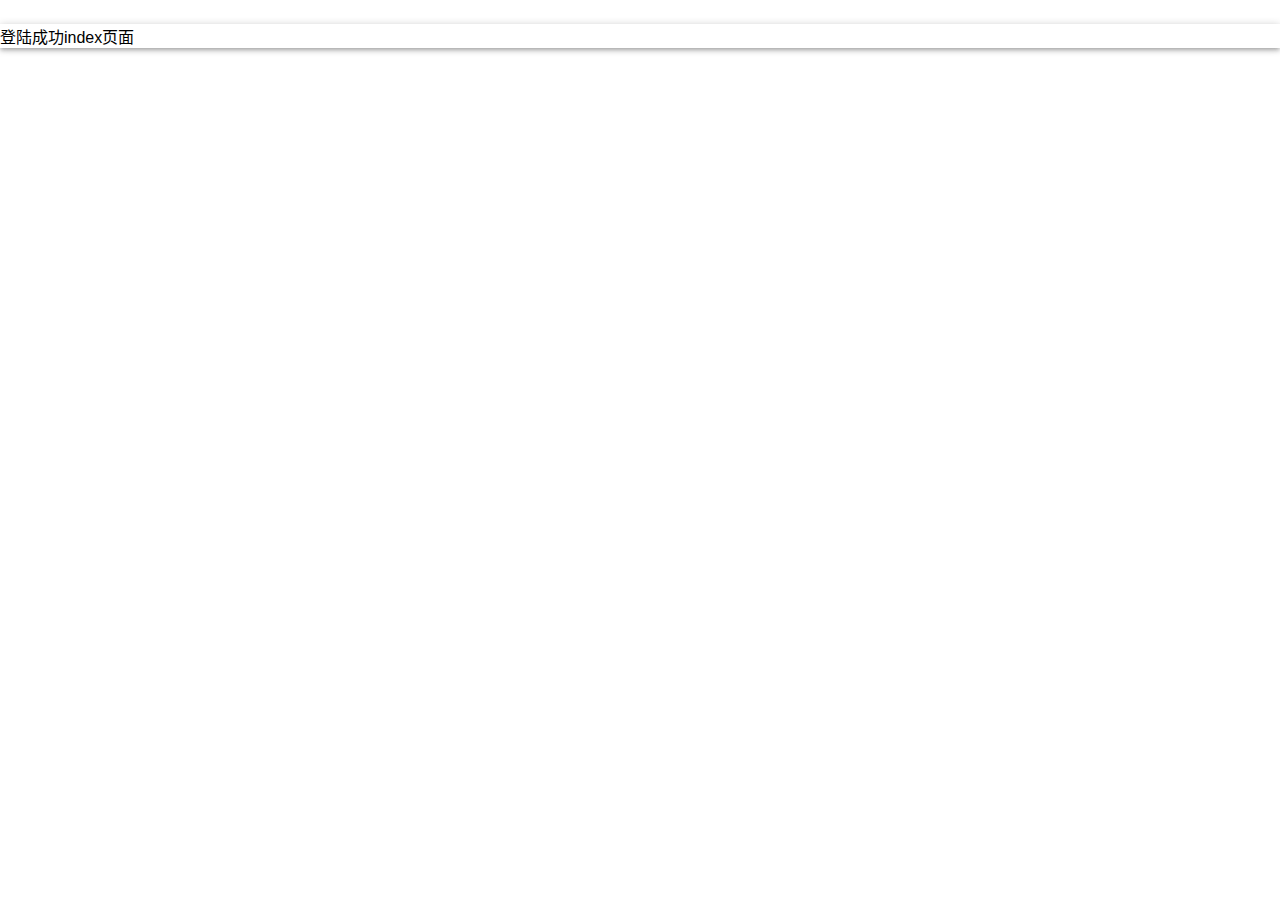
<file: src/main/webapp/static/index.html>
<!DOCTYPE html>
<html lang="zh-CN">
<head>
    <meta charset="UTF-8">
    <title>登陆</title>
    <!--<link rel="stylesheet" type="text/css" href="css/bootstrap-3.3.5/bootstrap.css">-->
    <!--<link rel="stylesheet" type="text/css" href="css/bootstrap-3.3.5/bootstrap-theme.css">-->
    <link rel="stylesheet" type="text/css" href="css/angular-material-1.1.0/angular-material.css">
    <link rel="stylesheet" type="text/css" href="css/style.css">
</head>
<body layout="column" ng-app="MyApp" class="bkgrnd" ng-cloak>
<div layout="row" style="margin-top: 24px;" class="md-whiteframe-3dp">
    登陆成功index页面
</div>


</body>

<!--
Copyright 2016 Google Inc. All Rights Reserved.
Use of this source code is governed by an MIT-style license that can be in foundin the LICENSE file at http://material.angularjs.org/license.
-->
<!--<script src="js/jquery-2.2.3/jquery-2.2.3.min.js"></script>-->
<!--<script src="js/bootstrap-3.3.5/bootstrap.min.js"></script>-->
<!--<script src="js/angular-material-1.1.0/angular-material.min.js"></script>-->
<!--<script src="js/angular-2.0.0-beta.14/angular2-polyfills.js"></script>-->
<!--<script src="js/angular-2.0.0-beta.14/angular2.dev.js"></script>-->
<script src="js/angular-1.3.15/angular.min.js"></script>
<script src="js/angular-1.3.15/angular-animate.min.js"></script>
<script src="js/angular-1.3.15/angular-aria.min.js"></script>
<script src="js/angular-material-1.1.0/angular-material.min.js"></script>
<script src="js/angular-material-icons-0.7.0/angular-material-icons.min.js"></script>
<script>
    angular.module('MyApp', ['ngMaterial', 'ngMdIcons']);
</script>
</html>
</file>
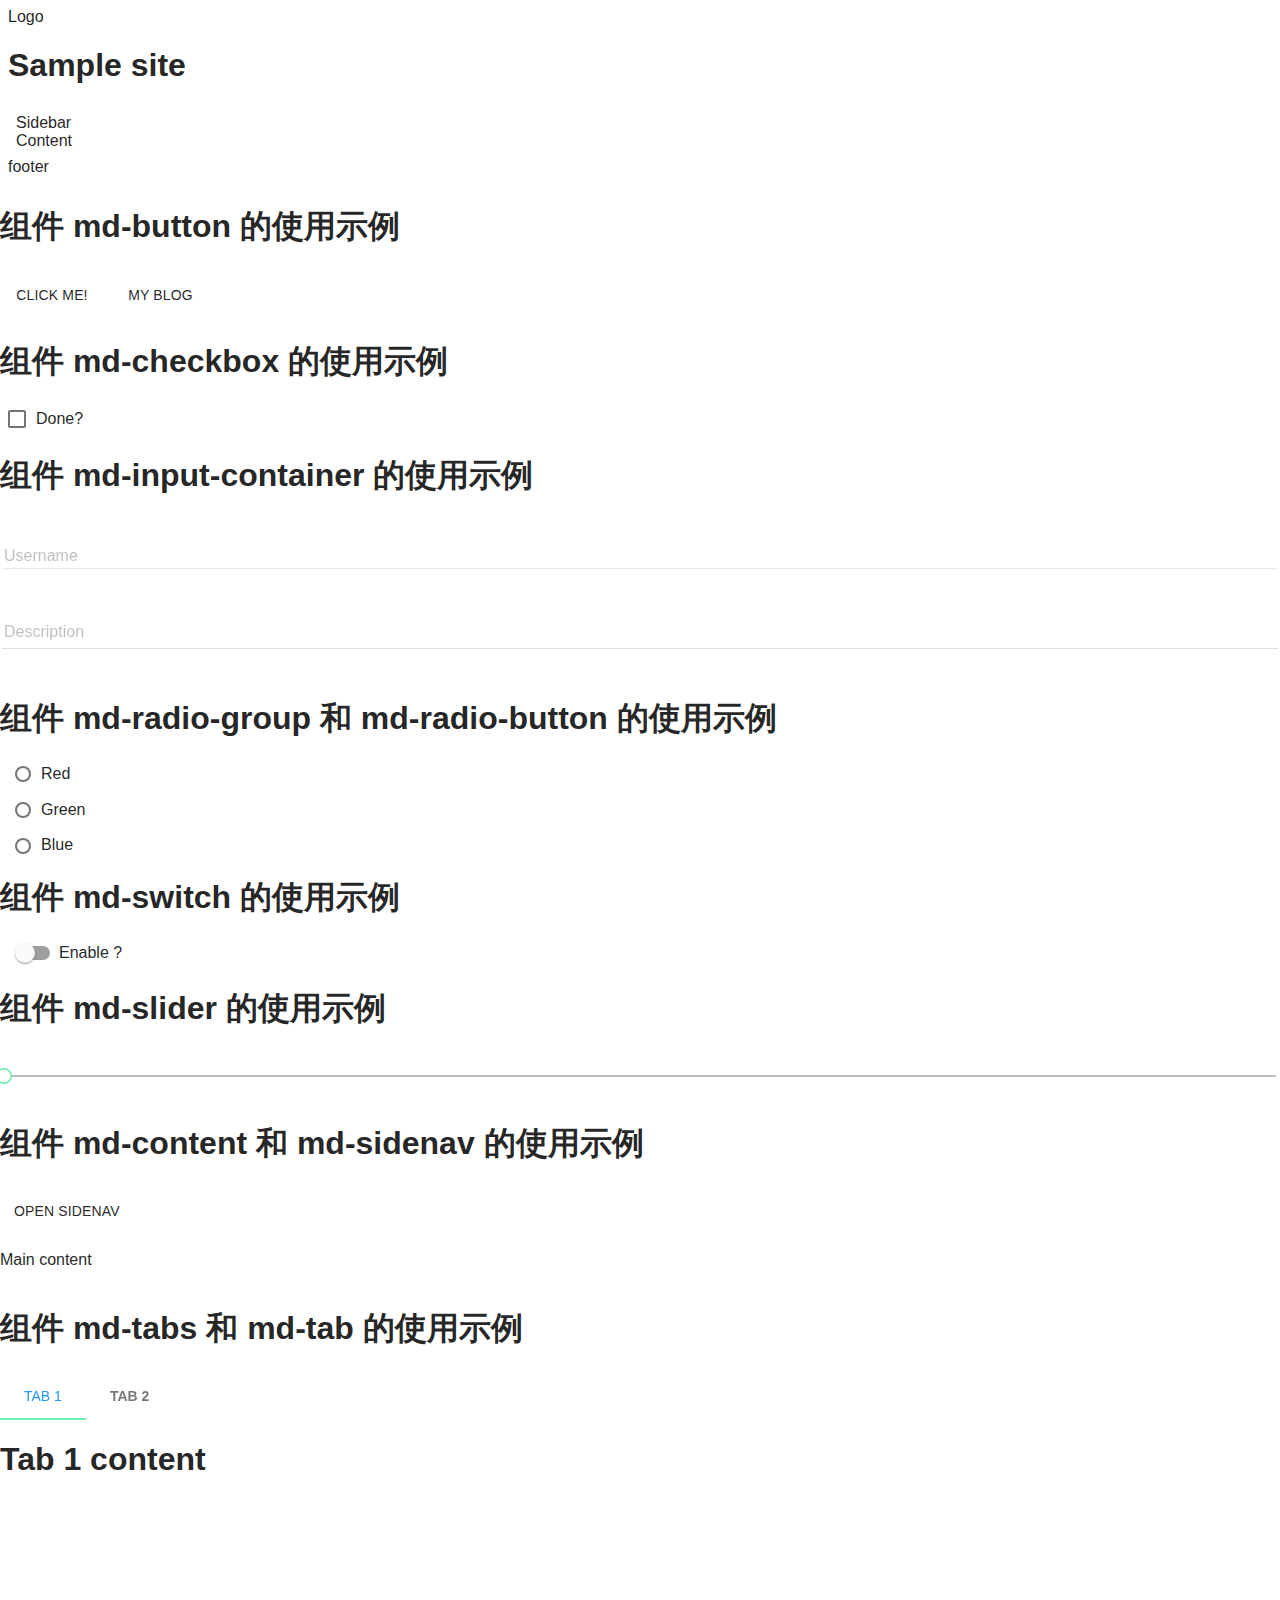
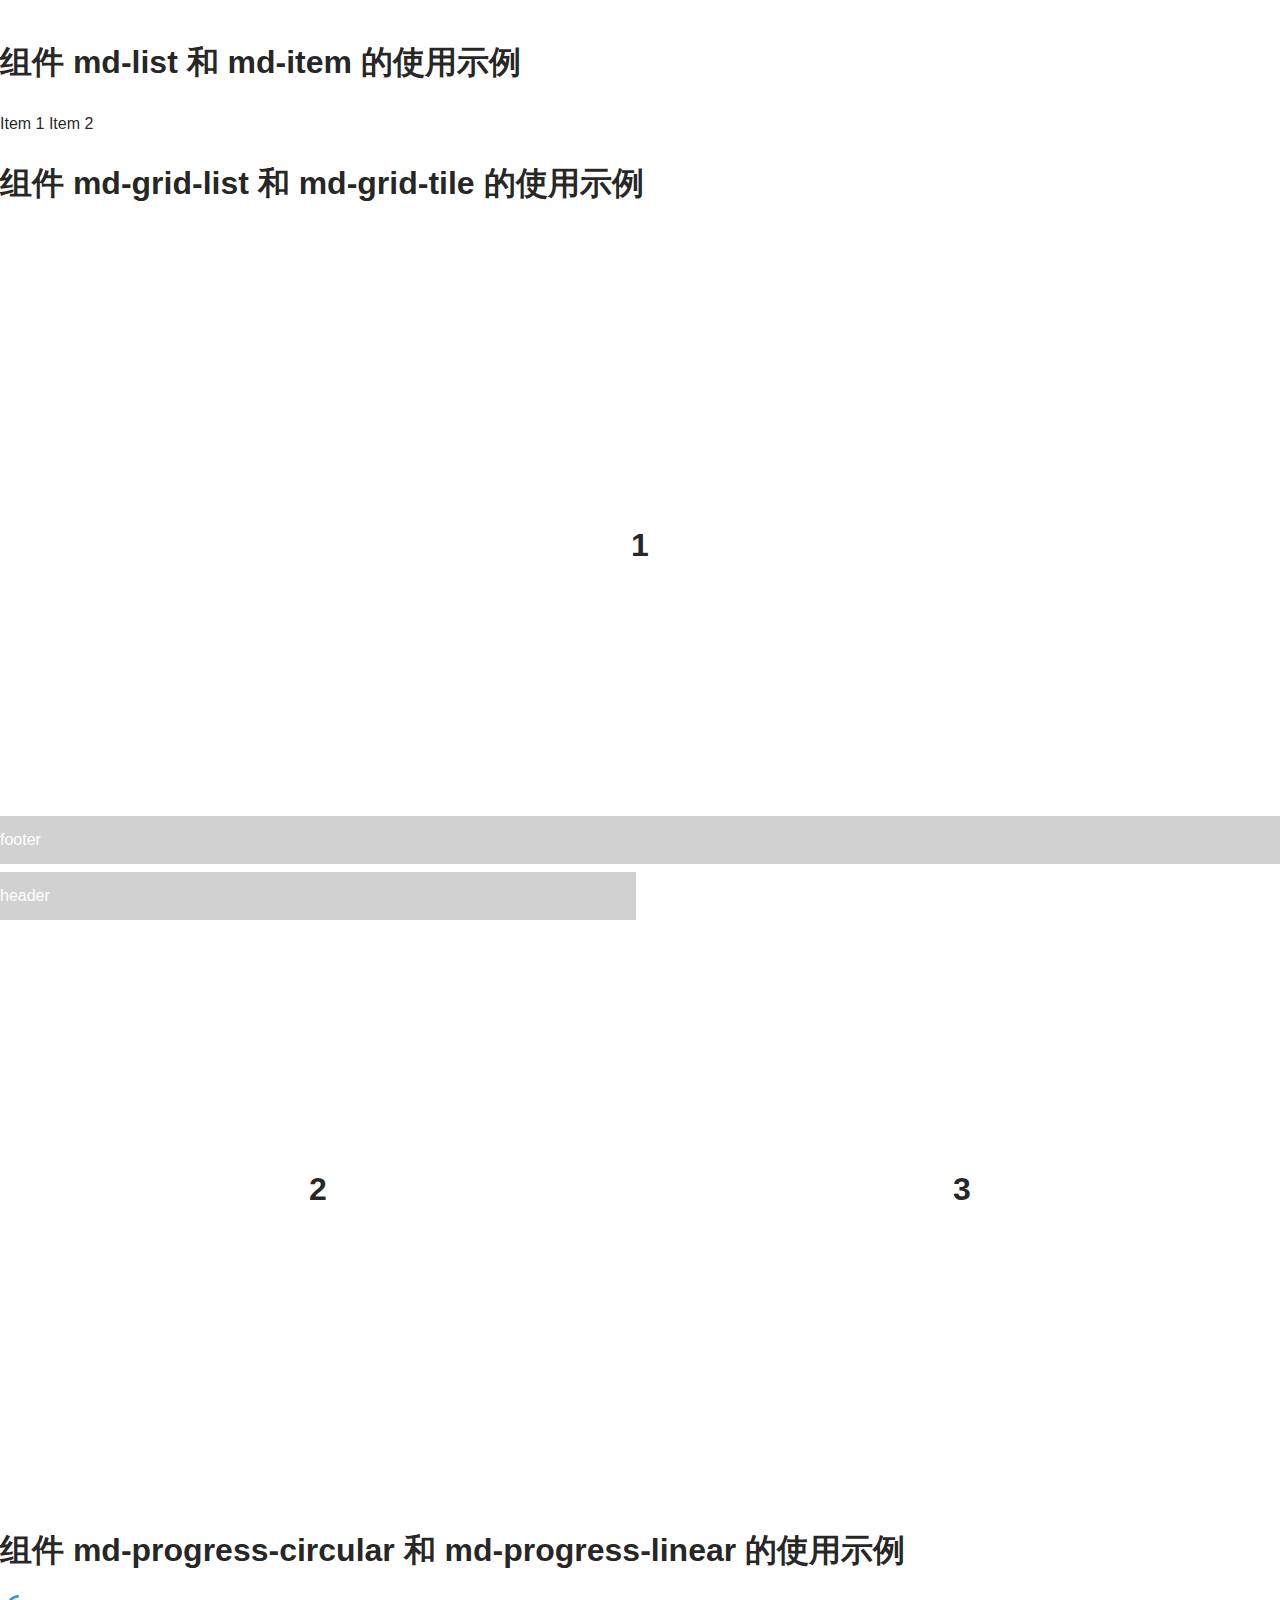
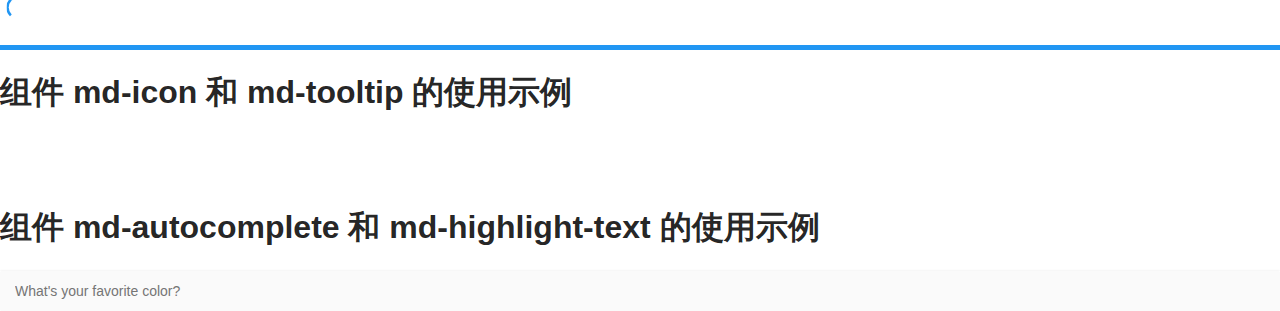
<file: src/main/webapp/static/test.html>
<!DOCTYPE html>
<html lang="en" ng-app="MyApp">
<head>
    <meta charset="UTF-8">
    <title>angular1 and </title>
    <link rel="stylesheet" href="css/angular-material-1.1.0/angular-material.min.css">
</head>
<body ng-controller="AppCtrl">
<div class="md-container">

    <div layout="column" layout-padding>
        <div layout="row">
            <div>Logo</div>
            <h1 flex>Sample site</h1>
        </div>
        <div flex layout-gt-sm="row" layout-sm="column">
            <div flex-gt-sm="20">
                Sidebar
            </div>
            <div flex-gt-sm="80">
                Content
            </div>
        </div>
        <div layout="row" layout-align="center">
            footer
        </div>
    </div>
    <h1>组件 md-button 的使用示例</h1>
    <md-button>Click me!</md-button>
    <md-button>My blog</md-button>
    <h1> 组件 md-checkbox 的使用示例</h1>
    <md-checkbox ng-model="isDone" aria-label="Done?">Done?</md-checkbox>
    <h1>组件 md-input-container 的使用示例</h1>
    <md-input-container>
        <label>Username</label>
        <input type="text" ng-model="user.name">
    </md-input-container>
    <md-input-container>
        <label>Description</label>
        <textarea ng-model="user.description"></textarea>
    </md-input-container>
    <h1>组件 md-radio-group 和 md-radio-button 的使用示例</h1>
    <md-radio-group ng-model="color">
        <md-radio-button value="red">Red</md-radio-button>
        <md-radio-button value="green">Green</md-radio-button>
        <md-radio-button value="blue">Blue</md-radio-button>
    </md-radio-group>
    <h1>组件 md-switch 的使用示例</h1>
    <md-switch ng-model="isEnabled" aria-label="Enable?">Enable ?</md-switch>
    <h1>组件 md-slider 的使用示例</h1>
    <md-slider ng-model="value" min="5" max="100">
    </md-slider>
    <h1>组件 md-content 和 md-sidenav 的使用示例</h1>
    <div layout="row">
        <md-sidenav md-component-id="sidenav" class="md-sidenav-left">
            Sidenav
        </md-sidenav>
        <md-content>
            <md-button ng-click="toggleSidenav('sidenav')">
                Open sidenav
            </md-button>
            <p>Main content</p>
        </md-content>
    </div>
    <h1>组件 md-tabs 和 md-tab 的使用示例</h1>
    <md-tabs>
        <md-tab label="Tab 1">
            <h1>Tab 1 content</h1>
        </md-tab>
        <md-tab>
            <md-tab-label>
                <strong>Tab 2</strong>
            </md-tab-label>
            <p>Tab 2 content</p>
        </md-tab>
    </md-tabs>
    <h1>组件 md-list 和 md-item 的使用示例</h1>
    <md-list>
        <md-item>
            <md-item-content>
                Item 1
            </md-item-content>
        </md-item>
        <md-item>
            <md-item-content>
                Item 2
            </md-item-content>
        </md-item>
    </md-list>
    <h1>组件 md-grid-list 和 md-grid-tile 的使用示例</h1>
    <md-grid-list md-cols="2" md-row-height="1:1" md-gutter="8px">
        <md-grid-tile md-colspan="2">
            <md-grid-tile-footer>
                footer
            </md-grid-tile-footer>
            <h1>1</h1>
        </md-grid-tile>
        <md-grid-tile>
            <md-grid-tile-header>
                header
            </md-grid-tile-header>
            <h1>2</h1>
        </md-grid-tile>
        <md-grid-tile>
            <h1>3</h1>
        </md-grid-tile>
    </md-grid-list>
    <h1>组件 md-progress-circular 和 md-progress-linear 的使用示例</h1>
    <md-progress-circular md-mode="indeterminate"></md-progress-circular>
    <md-progress-linear md-mode="indeterminate"></md-progress-linear>

    <h1>组件 md-icon 和 md-tooltip 的使用示例</h1>
    <md-button class="fab">
        <md-icon class="fa" md-font-icon="fa-save"></md-icon>
        <md-tooltip>Save</md-tooltip>
    </md-button>
    <h1>组件 md-autocomplete 和 md-highlight-text 的使用示例</h1>
    <md-autocomplete
            md-selected-item="selectedColor"
            md-search-text="searchText"
            md-items="color in filterColor(searchText)"
            md-item-text="text"
            placeholder="What's your favorite color?">
        <span md-highlight-text="searchText">{{color.text}}</span>
    </md-autocomplete>

</div>
<script src="js/angular-1.3.15/angular.min.js"></script>
<script src="js/angular-1.3.15/angular-animate.min.js"></script>
<script src="js/angular-1.3.15/angular-aria.min.js"></script>
<script src="js/angular-material-1.1.0/angular-material.min.js"></script>
<!--<script src="test.js"></script>-->
<script>
    angular.module('MyApp', ['ngMaterial'])
            .config(function ($mdThemingProvider) {
                $mdThemingProvider.theme('default')
                        .primaryPalette('blue')
                        .accentPalette('green');
            }).controller('AppCtrl', ['$scope', '$mdSidenav', function ($scope, $mdSidenav) {
        $scope.toggleSidenav = function (menuId) {
            $mdSidenav(menuId).toggle();
        };
        var colors = [{
            value: 'red',
            text: 'Red'
        }, {
            value: 'green',
            text: 'Green'
        }, {
            value: 'blue',
            text: 'Blue'
        }];
        $scope.filterColor = function(query) {
            return colors.filter(function(color) {
                return color.text.indexOf(query) === 0;
            });
        };
        $scope.show = function() {
            $mdBottomSheet.show({
                template: '<md-bottom-sheet><md-button ng-click="done()">Done</md-button></md-bottom-sheet>',
                controller: 'BottomSheetCtrl'
            }).then(function(value) {
                window.alert(value);
            }, function() {
                window.alert('Nothing!');
            });
        };
    }]);
</script>
</body>
</html>
</file>
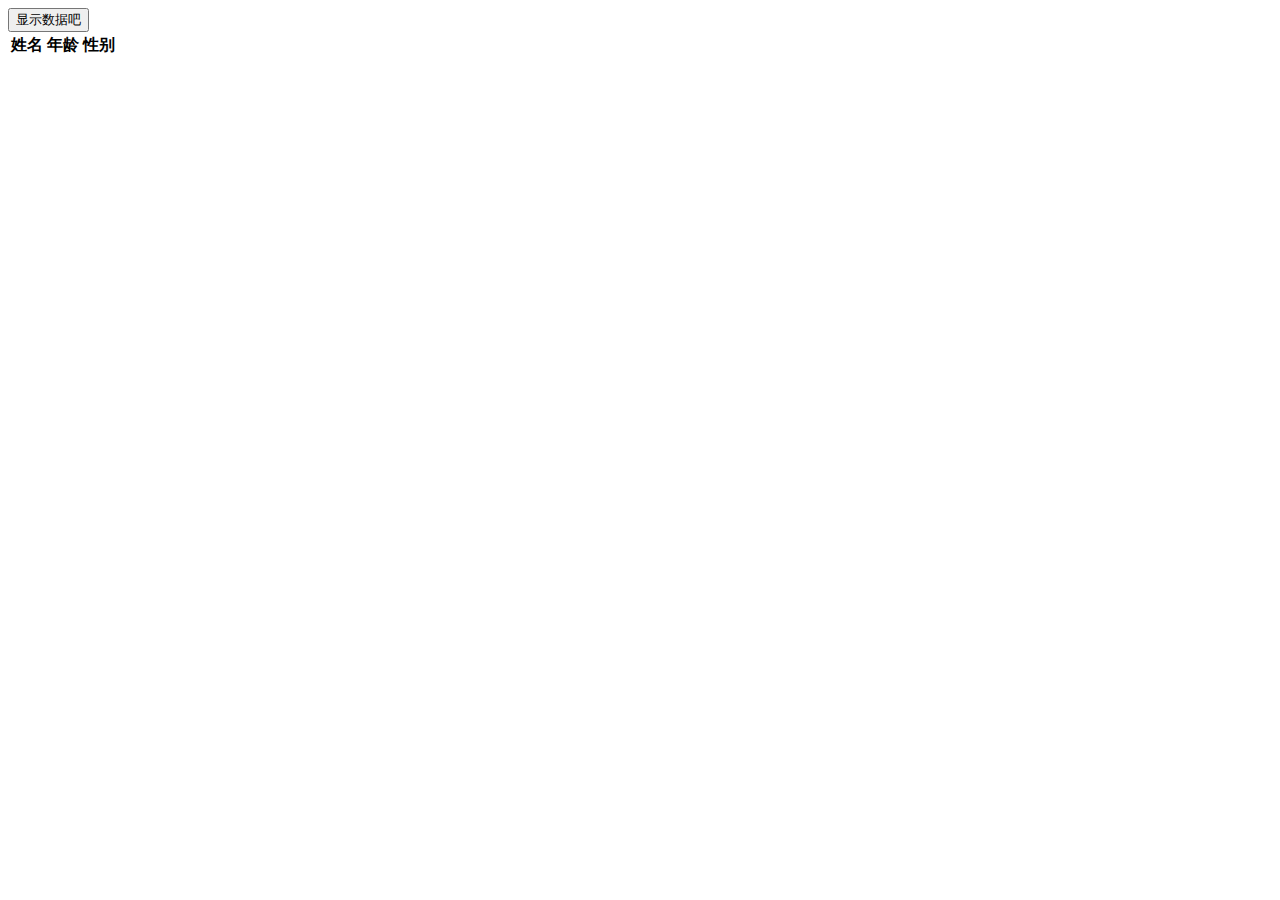
<file: src/main/webapp/static/test/ajaxTest.html>
<!DOCTYPE html>
<html lang="en">
<head>
    <meta charset="UTF-8">
    <title>测试ajax</title>
</head>
<body>
<button value="显示数据吧" onclick="showData1()">显示数据吧</button>
<table>
    <thead>
    <th>姓名</th>
    <th>年龄</th>
    <th>性别</th>
    </thead>
    <tbody>

    </tbody>
</table>

</body>
<script src="../js/jquery-2.2.3/jquery-2.2.3.js"></script>
<script>
    function showData() {
        $.get("localhost:8088/admin/user/findAll",
                function (data) {
                    if (data.code == 200) {
                        if (data.result) {
                            var html = "";
                            for (var i = 0; i < data.result.length; i++) {
                                html += "<tr><td>" + data.result[i].name + "</td><td>" + data.result[i].age + "</td><td>" + data.result[i].grade + "</td></tr>";
                            }
                            $("tbody").append(html);
                        }
                    } else {
                        alert(data.message);
                    }
                },
                function (message) {
                    alert(message);
                });
    }
    function showData1() {
        $.ajax({
            url: "localhost:8088/admin/user/findAll",
            type: "get",
            dataType: "json",
            success: function (data) {
                if (data.code == 200) {
                    if (data.result) {
                        var html = "";
                        for (var i = 0; i < data.result.length; i++) {
                            html += "<tr><td>" + data.result[i].name + "</td><td>" + data.result[i].age + "</td><td>" + data.result[i].grade + "</td></tr>";
                        }
                        $("tbody").append(html);
                    }
                } else {
                    alert(data.message);
                }
            },
            error: function (error) {
                console.error(error);
            }
        });
    }
</script>
</html>
</file>
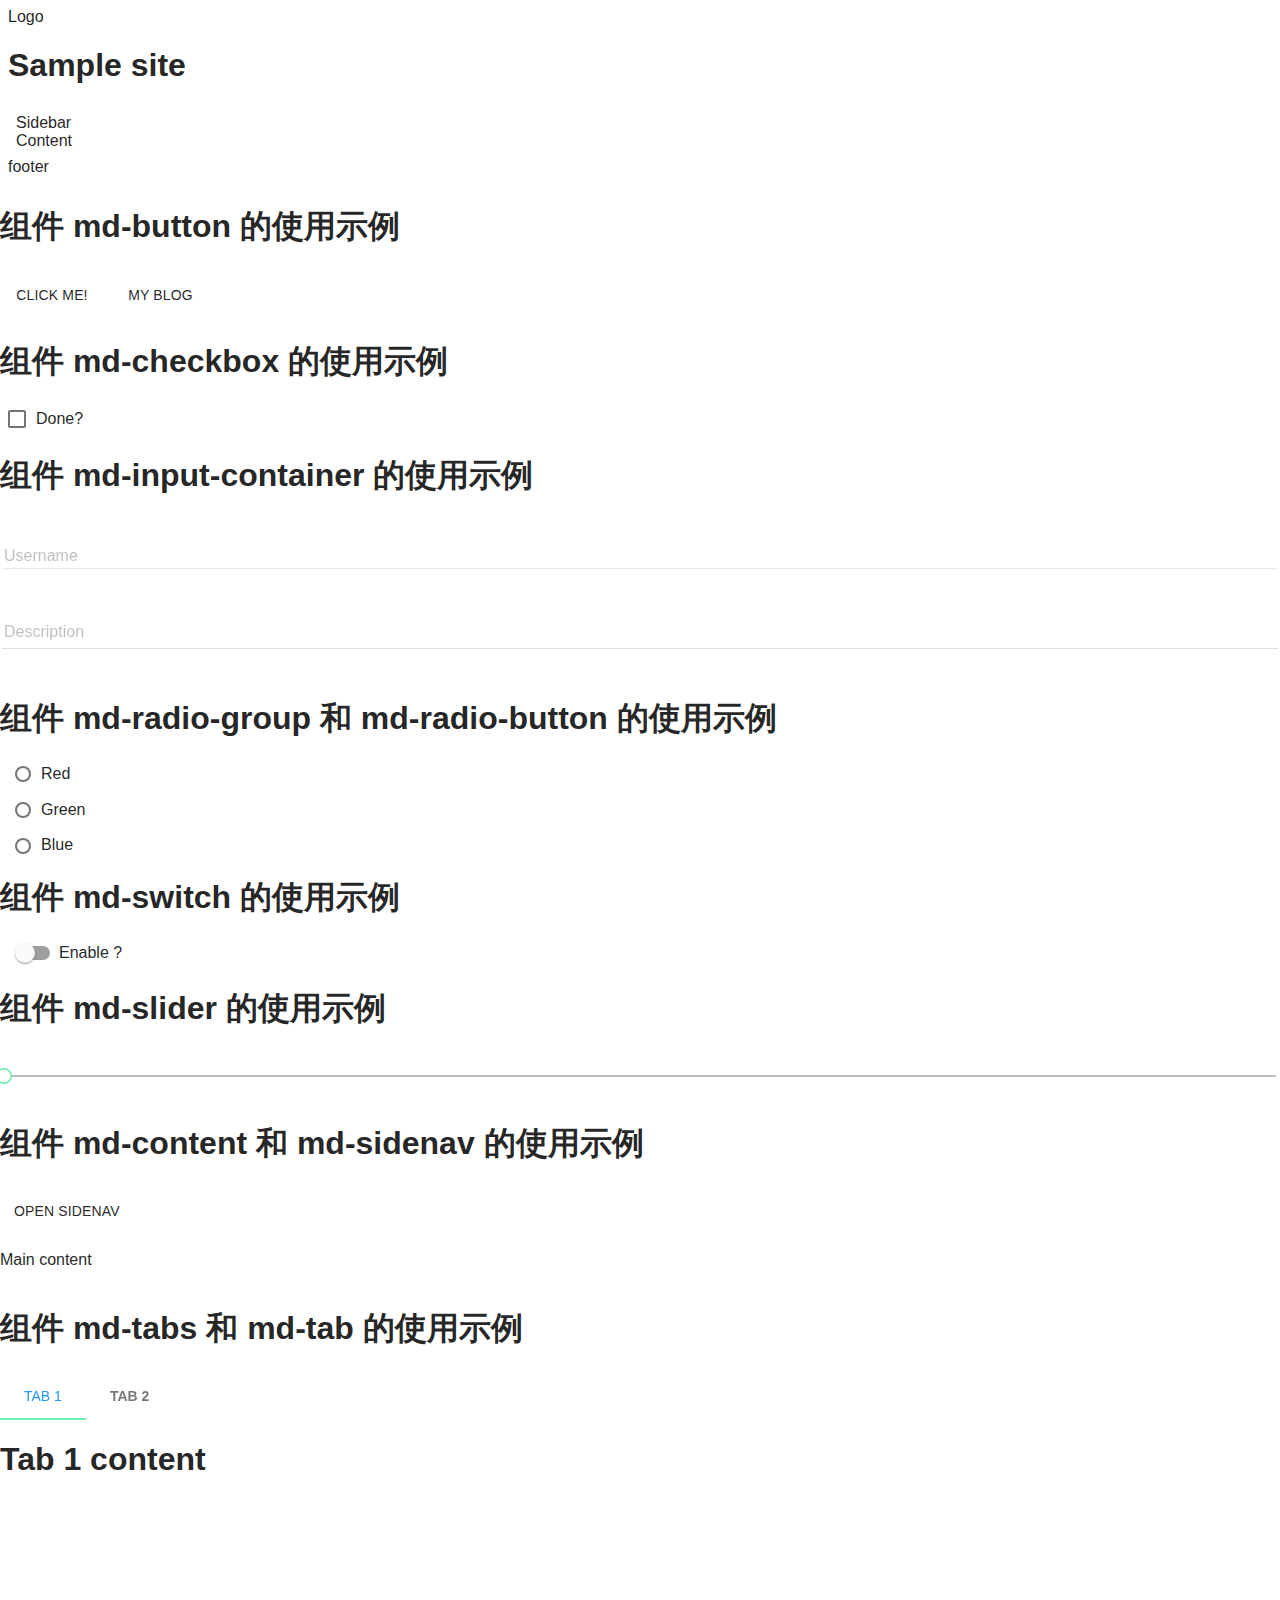
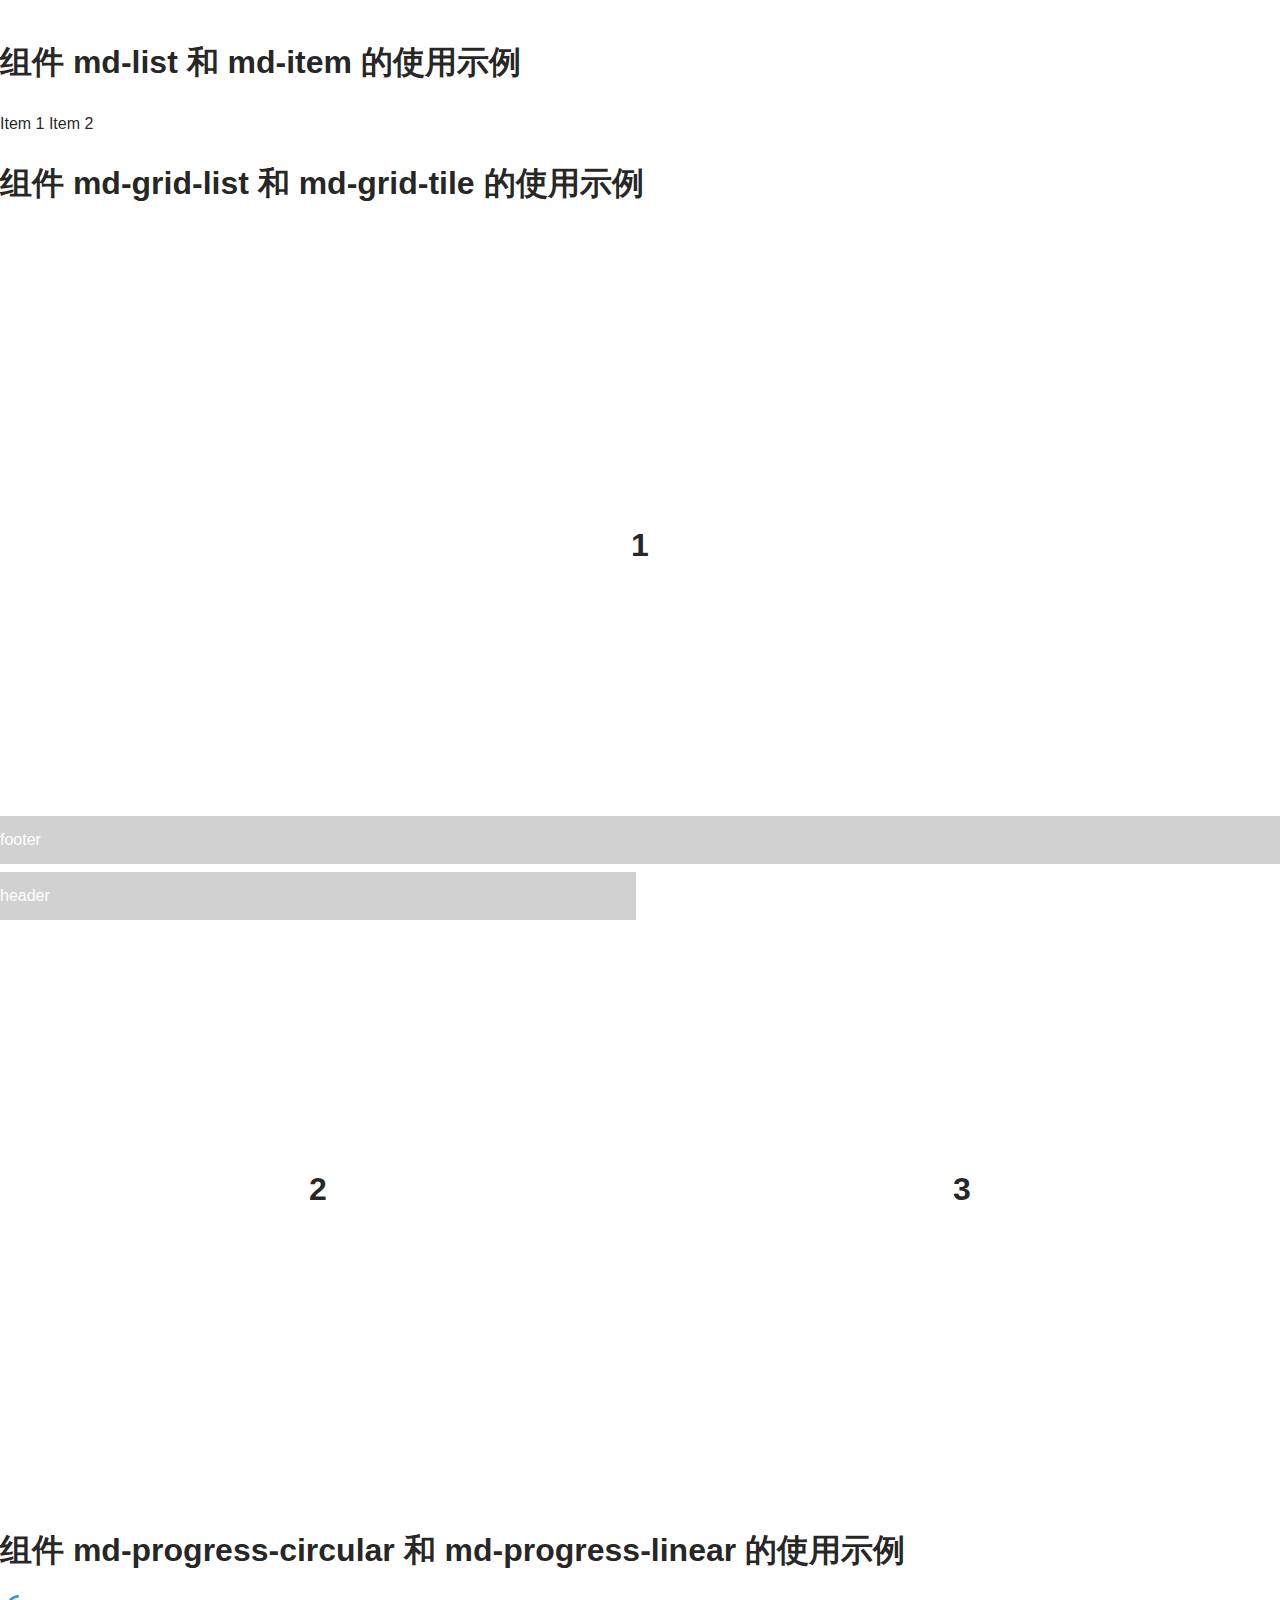
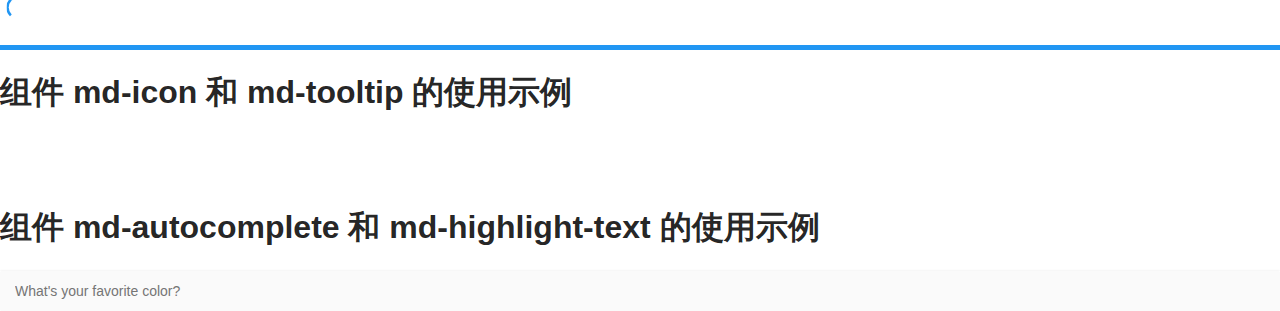
<file: src/main/webapp/static/test/test.html>
<!DOCTYPE html>
<html lang="en" ng-app="MyApp">
<head>
    <meta charset="UTF-8">
    <title>angular1 and </title>
    <link rel="stylesheet" href="../css/angular-material-1.1.0/angular-material.min.css">
</head>
<body ng-controller="AppCtrl">
<div class="md-container">

    <div layout="column" layout-padding>
        <div layout="row">
            <div>Logo</div>
            <h1 flex>Sample site</h1>
        </div>
        <div flex layout-gt-sm="row" layout-sm="column">
            <div flex-gt-sm="20">
                Sidebar
            </div>
            <div flex-gt-sm="80">
                Content
            </div>
        </div>
        <div layout="row" layout-align="center">
            footer
        </div>
    </div>
    <h1>组件 md-button 的使用示例</h1>
    <md-button>Click me!</md-button>
    <md-button>My blog</md-button>
    <h1> 组件 md-checkbox 的使用示例</h1>
    <md-checkbox ng-model="isDone" aria-label="Done?">Done?</md-checkbox>
    <h1>组件 md-input-container 的使用示例</h1>
    <md-input-container>
        <label>Username</label>
        <input type="text" ng-model="user.name">
    </md-input-container>
    <md-input-container>
        <label>Description</label>
        <textarea ng-model="user.description"></textarea>
    </md-input-container>
    <h1>组件 md-radio-group 和 md-radio-button 的使用示例</h1>
    <md-radio-group ng-model="color">
        <md-radio-button value="red">Red</md-radio-button>
        <md-radio-button value="green">Green</md-radio-button>
        <md-radio-button value="blue">Blue</md-radio-button>
    </md-radio-group>
    <h1>组件 md-switch 的使用示例</h1>
    <md-switch ng-model="isEnabled" aria-label="Enable?">Enable ?</md-switch>
    <h1>组件 md-slider 的使用示例</h1>
    <md-slider ng-model="value" min="5" max="100">
    </md-slider>
    <h1>组件 md-content 和 md-sidenav 的使用示例</h1>
    <div layout="row">
        <md-sidenav md-component-id="sidenav" class="md-sidenav-left">
            Sidenav
        </md-sidenav>
        <md-content>
            <md-button ng-click="toggleSidenav('sidenav')">
                Open sidenav
            </md-button>
            <p>Main content</p>
        </md-content>
    </div>
    <h1>组件 md-tabs 和 md-tab 的使用示例</h1>
    <md-tabs>
        <md-tab label="Tab 1">
            <h1>Tab 1 content</h1>
        </md-tab>
        <md-tab>
            <md-tab-label>
                <strong>Tab 2</strong>
            </md-tab-label>
            <p>Tab 2 content</p>
        </md-tab>
    </md-tabs>
    <h1>组件 md-list 和 md-item 的使用示例</h1>
    <md-list>
        <md-item>
            <md-item-content>
                Item 1
            </md-item-content>
        </md-item>
        <md-item>
            <md-item-content>
                Item 2
            </md-item-content>
        </md-item>
    </md-list>
    <h1>组件 md-grid-list 和 md-grid-tile 的使用示例</h1>
    <md-grid-list md-cols="2" md-row-height="1:1" md-gutter="8px">
        <md-grid-tile md-colspan="2">
            <md-grid-tile-footer>
                footer
            </md-grid-tile-footer>
            <h1>1</h1>
        </md-grid-tile>
        <md-grid-tile>
            <md-grid-tile-header>
                header
            </md-grid-tile-header>
            <h1>2</h1>
        </md-grid-tile>
        <md-grid-tile>
            <h1>3</h1>
        </md-grid-tile>
    </md-grid-list>
    <h1>组件 md-progress-circular 和 md-progress-linear 的使用示例</h1>
    <md-progress-circular md-mode="indeterminate"></md-progress-circular>
    <md-progress-linear md-mode="indeterminate"></md-progress-linear>

    <h1>组件 md-icon 和 md-tooltip 的使用示例</h1>
    <md-button class="fab">
        <md-icon class="fa" md-font-icon="fa-save"></md-icon>
        <md-tooltip>Save</md-tooltip>
    </md-button>
    <h1>组件 md-autocomplete 和 md-highlight-text 的使用示例</h1>
    <md-autocomplete
            md-selected-item="selectedColor"
            md-search-text="searchText"
            md-items="color in filterColor(searchText)"
            md-item-text="text"
            placeholder="What's your favorite color?">
        <span md-highlight-text="searchText">{{color.text}}</span>
    </md-autocomplete>

</div>
<script src="../js/angular-1.3.15/angular.min.js"></script>
<script src="../js/angular-1.3.15/angular-animate.min.js"></script>
<script src="../js/angular-1.3.15/angular-aria.min.js"></script>
<script src="../js/angular-material-1.1.0/angular-material.min.js"></script>
<!--<script src="test.js"></script>-->
<script>
    angular.module('MyApp', ['ngMaterial'])
            .config(function ($mdThemingProvider) {
                $mdThemingProvider.theme('default')
                        .primaryPalette('blue')
                        .accentPalette('green');
            }).controller('AppCtrl', ['$scope', '$mdSidenav', function ($scope, $mdSidenav) {
        $scope.toggleSidenav = function (menuId) {
            $mdSidenav(menuId).toggle();
        };
        var colors = [{
            value: 'red',
            text: 'Red'
        }, {
            value: 'green',
            text: 'Green'
        }, {
            value: 'blue',
            text: 'Blue'
        }];
        $scope.filterColor = function(query) {
            return colors.filter(function(color) {
                return color.text.indexOf(query) === 0;
            });
        };
        $scope.show = function() {
            $mdBottomSheet.show({
                template: '<md-bottom-sheet><md-button ng-click="done()">Done</md-button></md-bottom-sheet>',
                controller: 'BottomSheetCtrl'
            }).then(function(value) {
                window.alert(value);
            }, function() {
                window.alert('Nothing!');
            });
        };
    }]);
</script>
</body>
</html>
</file>
<file: src/main/webapp/static/css/style.css>
/* fallback */
@font-face {
  font-family: 'Material Icons';
  font-style: normal;
  font-weight: 400;
  src: local('Material Icons'), local('MaterialIcons-Regular'), url('../fonts/2fcrYFNaTjcS6g4U3t-Y5ZjZjT5FdEJ140U2DJYC3mY.woff2') format('woff2');
}
.material-icons {
  font-family: 'Material Icons';
  font-weight: normal;
  font-style: normal;
  font-size: 24px;
  /* Preferred icon size */
  display: inline-block;
  line-height: 1;
  text-transform: none;
  letter-spacing: normal;
  word-wrap: normal;
  white-space: nowrap;
  direction: ltr;
  /* Support for all WebKit browsers. */
  -webkit-font-smoothing: antialiased;
  /* Support for Safari and Chrome. */
  text-rendering: optimizeLegibility;
  /* Support for Firefox. */
  -moz-osx-font-smoothing: grayscale;
  /* Support for IE. */
  font-feature-settings: 'liga';
}
.login-from-border {
  border-radius: 10px;
  border: solid 1px #e1e1e8;
  margin-top: 10rem;
}
.move-up {
  position: relative;
  top: -60px;
  z-index: 99;
}
</file>
